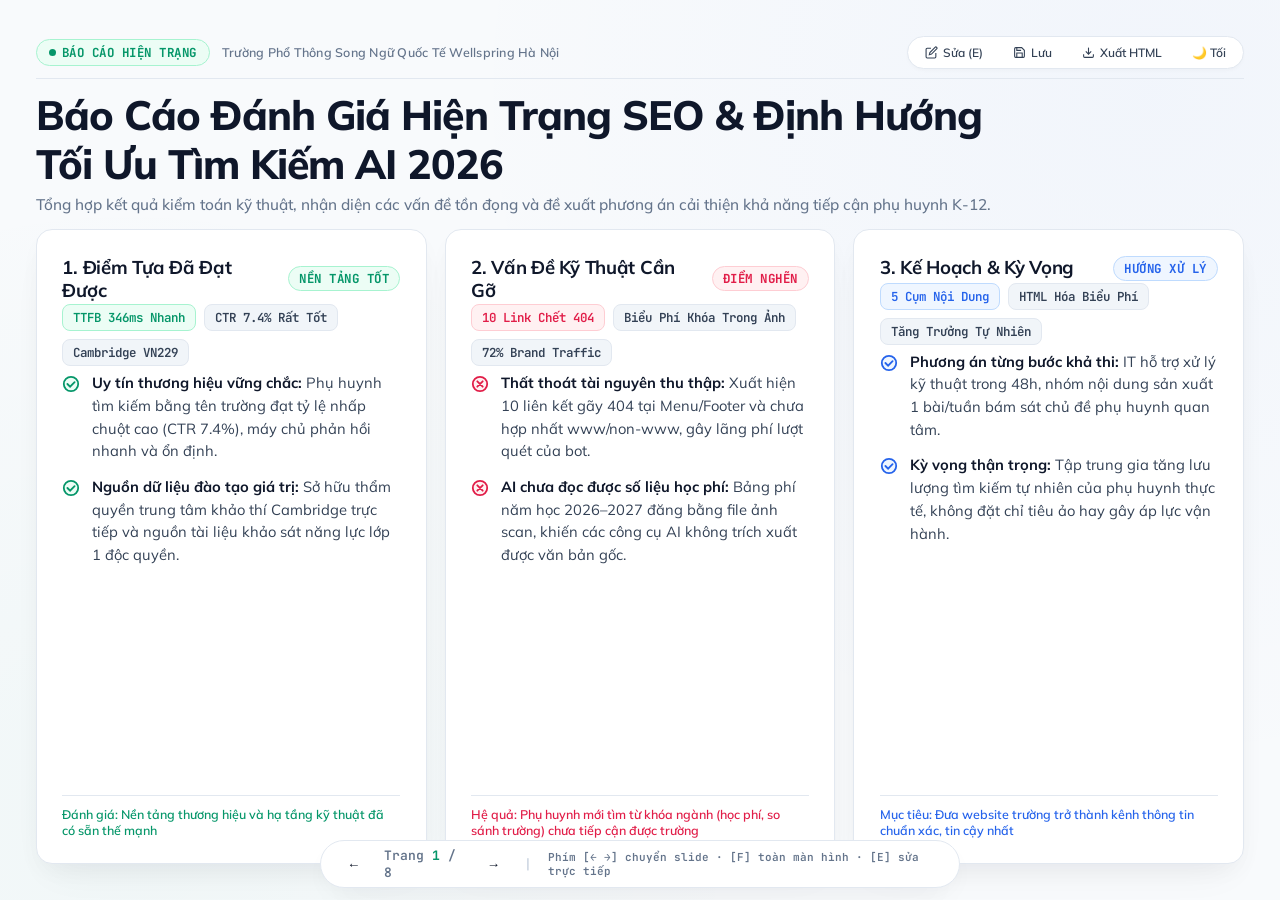
<file: public/seo-executive-presentation.html>
<!DOCTYPE html>
<html lang="vi" data-theme="light">
<head>
  <meta charset="UTF-8">
  <meta name="viewport" content="width=device-width, initial-scale=1.0">
  <title>Báo Cáo Đánh Giá Hiện Trạng SEO & Định Hướng Tối Ưu Tìm Kiếm AI 2026 | Wellspring Hanoi</title>
  
  <!-- Mulish Font Family & JetBrains Mono -->
  <link rel="preconnect" href="https://fonts.googleapis.com">
  <link rel="preconnect" href="https://fonts.gstatic.com" crossorigin>
  <link href="https://fonts.googleapis.com/css2?family=Mulish:ital,wght@0,300;0,400;0,500;0,600;0,700;0,800;0,900;1,400;1,700&family=JetBrains+Mono:wght@400;500;600;700&display=swap" rel="stylesheet">

  <style>
    /* ==========================================================================
       EXECUTIVE KEYNOTE DESIGN SYSTEM (CALM, PROFESSIONAL & HIGH READABILITY)
       - Theme: Light Executive Canvas (Default) with Dark Mode Toggle
       - Font: Mulish + JetBrains Mono
       - Viewport: Strict 100dvh Invariant (Zero Vertical Scroll)
       - Tone: Objective, calm, constructive, no hype buzzwords
       ========================================================================== */

    :root {
      --bg-canvas: #f8fafc;
      --bg-surface: #ffffff;
      --bg-surface-alt: #f1f5f9;
      --bg-surface-subtle: #f8fafc;
      --border-subtle: #e2e8f0;
      --border-strong: #cbd5e1;
      --border-focus: #059669;

      --text-heading: #0f172a;       /* Slate-900: Deep & authoritative */
      --text-body: #334155;          /* Slate-700: High readability */
      --text-sub: #64748b;           /* Slate-500 */
      --text-muted: #94a3b8;         /* Slate-400 */

      /* Gentle & Calibrated Accents */
      --emerald: #059669;
      --emerald-light: #ecfdf5;
      --emerald-border: #a7f3d0;
      
      --blue: #2563eb;
      --blue-light: #eff6ff;
      --blue-border: #bfdbfe;

      --amber: #d97706;
      --amber-light: #fffbeb;
      --amber-border: #fde68a;

      --rose: #e11d48;
      --rose-light: #fff1f2;
      --rose-border: #fecdd3;

      --shadow-diffusion: 0 10px 25px -5px rgba(15, 23, 42, 0.04), 0 20px 40px -15px rgba(15, 23, 42, 0.06);
      --shadow-hover: 0 14px 30px -5px rgba(15, 23, 42, 0.07), 0 0 0 1px rgba(5, 150, 105, 0.12);
      --shadow-card: 0 2px 4px -1px rgba(15, 23, 42, 0.03);

      --font-display: 'Mulish', -apple-system, BlinkMacSystemFont, "Segoe UI", Roboto, sans-serif;
      --font-code: 'JetBrains Mono', monospace;

      /* DETERMINISTIC TYPOGRAPHY SCALING */
      --h1-size: clamp(1.85rem, 3.2vw, 2.65rem);
      --hero-sub-size: clamp(0.95rem, 1.2vw, 1.15rem);
      --card-title-size: clamp(1.15rem, 1.45vw, 1.35rem);
      --body-size: clamp(0.92rem, 1.1vw, 1.05rem);
      --small-size: clamp(0.78rem, 0.88vw, 0.88rem);
      --metric-size: clamp(2.6rem, 4.0vw, 4.0rem);

      --slide-pad: clamp(1.4rem, 2.8vw, 2.6rem);
      --gap-base: clamp(0.8rem, 1.4vw, 1.4rem);
      --radius-card: 16px;
      --radius-pill: 9999px;

      --ease: cubic-bezier(0.16, 1, 0.3, 1);
    }

    [data-theme="dark"] {
      --bg-canvas: #0b0f19;
      --bg-surface: #111827;
      --bg-surface-alt: #1f2937;
      --bg-surface-subtle: #162032;
      --border-subtle: rgba(255, 255, 255, 0.08);
      --border-strong: rgba(255, 255, 255, 0.16);
      --border-focus: #10b981;

      --text-heading: #f9fafb;
      --text-body: #cbd5e1;
      --text-sub: #94a3b8;
      --text-muted: #64748b;

      --emerald: #10b981;
      --emerald-light: rgba(16, 185, 129, 0.12);
      --emerald-border: rgba(16, 185, 129, 0.28);

      --blue: #38bdf8;
      --blue-light: rgba(56, 189, 248, 0.12);
      --blue-border: rgba(56, 189, 248, 0.28);

      --amber: #fbbf24;
      --amber-light: rgba(251, 191, 36, 0.12);
      --amber-border: rgba(251, 191, 36, 0.28);

      --rose: #f43f5e;
      --rose-light: rgba(244, 63, 94, 0.12);
      --rose-border: rgba(244, 63, 94, 0.28);

      --shadow-diffusion: 0 10px 30px -5px rgba(0, 0, 0, 0.35);
      --shadow-hover: 0 20px 45px -5px rgba(0, 0, 0, 0.55);
      --shadow-card: 0 4px 6px -1px rgba(0, 0, 0, 0.25);
    }

    *, *::before, *::after {
      margin: 0;
      padding: 0;
      box-sizing: border-box;
    }

    html, body {
      width: 100%;
      height: 100%;
      overflow: hidden;
      background-color: var(--bg-canvas);
      color: var(--text-body);
      font-family: var(--font-display);
      -webkit-font-smoothing: antialiased;
      transition: background-color 0.3s var(--ease), color 0.3s var(--ease);
    }

    .deck-container {
      width: 100vw;
      height: 100vh;
      height: 100dvh;
      position: relative;
      overflow: hidden;
    }

    .slide-frame {
      position: absolute;
      top: 0;
      left: 0;
      width: 100vw;
      height: 100vh;
      height: 100dvh;
      overflow: hidden;
      opacity: 0;
      visibility: hidden;
      pointer-events: none;
      transform: translateY(14px);
      transition: opacity 0.4s var(--ease), transform 0.4s var(--ease);
      display: flex;
      flex-direction: column;
      padding: var(--slide-pad);
      background: 
        radial-gradient(circle at 90% 10%, rgba(37, 99, 235, 0.03) 0%, transparent 50%),
        radial-gradient(circle at 10% 90%, rgba(5, 150, 105, 0.03) 0%, transparent 45%),
        var(--bg-canvas);
    }

    .slide-frame.active {
      opacity: 1;
      visibility: visible;
      pointer-events: auto;
      transform: translateY(0);
      z-index: 10;
    }

    /* TOP HEADER BAR */
    .top-header {
      display: flex;
      align-items: center;
      justify-content: space-between;
      padding-bottom: clamp(0.5rem, 1vh, 0.8rem);
      border-bottom: 1px solid var(--border-subtle);
      margin-bottom: clamp(0.6rem, 1.4vh, 1.2rem);
      flex-shrink: 0;
      gap: 16px;
    }

    .header-left {
      display: flex;
      align-items: center;
      gap: 12px;
      flex-wrap: wrap;
    }

    .chapter-pill {
      font-family: var(--font-code);
      font-size: var(--small-size);
      font-weight: 700;
      color: var(--emerald);
      background: var(--emerald-light);
      border: 1px solid var(--emerald-border);
      padding: 4px 12px;
      border-radius: var(--radius-pill);
      letter-spacing: 0.04em;
      text-transform: uppercase;
      display: inline-flex;
      align-items: center;
      gap: 6px;
    }

    .chapter-pill.blue { color: var(--blue); background: var(--blue-light); border-color: var(--blue-border); }
    .chapter-pill.amber { color: var(--amber); background: var(--amber-light); border-color: var(--amber-border); }
    .chapter-pill.rose { color: var(--rose); background: var(--rose-light); border-color: var(--rose-border); }

    .pulse-dot {
      width: 7px;
      height: 7px;
      border-radius: 50%;
      background-color: currentColor;
      box-shadow: 0 0 0 0 currentColor;
      animation: pulse-ring 2s infinite;
    }

    @keyframes pulse-ring {
      0% { box-shadow: 0 0 0 0 rgba(5, 150, 105, 0.4); }
      70% { box-shadow: 0 0 0 6px rgba(5, 150, 105, 0); }
      100% { box-shadow: 0 0 0 0 rgba(5, 150, 105, 0); }
    }

    .brand-meta {
      font-size: var(--small-size);
      font-weight: 600;
      color: var(--text-sub);
      letter-spacing: 0.02em;
    }

    .header-right {
      display: flex;
      align-items: center;
      gap: 12px;
      flex-shrink: 0;
    }

    .toolbar-actions {
      display: flex;
      align-items: center;
      gap: 8px;
      background: var(--bg-surface);
      border: 1px solid var(--border-subtle);
      padding: 3px 6px;
      border-radius: var(--radius-pill);
      box-shadow: var(--shadow-card);
    }

    .action-btn {
      background: transparent;
      border: 1px solid transparent;
      color: var(--text-body);
      padding: 4px 10px;
      border-radius: var(--radius-pill);
      font-size: 12px;
      font-weight: 600;
      cursor: pointer;
      display: inline-flex;
      align-items: center;
      gap: 5px;
      transition: all 0.2s var(--ease);
      font-family: var(--font-display);
    }

    .action-btn:hover {
      background: var(--bg-surface-alt);
      color: var(--text-heading);
    }

    .action-btn.active {
      background: var(--emerald-light);
      border-color: var(--emerald-border);
      color: var(--emerald);
    }

    /* HERO HEADING BOX */
    .hero-heading {
      margin-bottom: clamp(0.6rem, 1.4vh, 1.2rem);
      flex-shrink: 0;
    }

    .hero-title {
      font-size: var(--h1-size);
      font-weight: 800;
      line-height: 1.18;
      letter-spacing: -0.025em;
      color: var(--text-heading);
      margin-bottom: 6px;
      max-width: 1250px;
    }

    .hero-subtitle {
      font-size: var(--hero-sub-size);
      color: var(--text-sub);
      line-height: 1.45;
      font-weight: 500;
      max-width: 1100px;
    }

    /* MAIN CONTENT VIEWPORT REGION */
    .slide-body {
      flex: 1;
      display: flex;
      flex-direction: column;
      justify-content: space-between;
      min-height: 0;
      gap: var(--gap-base);
    }

    /* BENTO CARD ARCHITECTURE */
    .bento-card {
      background: var(--bg-surface);
      border: 1px solid var(--border-subtle);
      border-radius: var(--radius-card);
      padding: clamp(1.2rem, 2vw, 1.8rem);
      box-shadow: var(--shadow-diffusion);
      display: flex;
      flex-direction: column;
      justify-content: space-between;
      gap: 12px;
      transition: transform 0.25s var(--ease), box-shadow 0.25s var(--ease), border-color 0.25s var(--ease);
      position: relative;
    }

    .bento-card:hover {
      transform: translateY(-2px);
      box-shadow: var(--shadow-hover);
      border-color: var(--border-strong);
    }

    .card-top {
      display: flex;
      align-items: center;
      justify-content: space-between;
      gap: 12px;
      flex-shrink: 0;
    }

    .card-title {
      font-size: var(--card-title-size);
      font-weight: 700;
      color: var(--text-heading);
      letter-spacing: -0.015em;
      line-height: 1.25;
      display: flex;
      align-items: center;
      gap: 8px;
    }

    .card-badge {
      font-family: var(--font-code);
      font-size: var(--small-size);
      font-weight: 700;
      padding: 3px 10px;
      border-radius: var(--radius-pill);
      letter-spacing: 0.04em;
      white-space: nowrap;
      flex-shrink: 0;
    }

    .card-badge.mint { color: var(--emerald); background: var(--emerald-light); border: 1px solid var(--emerald-border); }
    .card-badge.blue { color: var(--blue); background: var(--blue-light); border: 1px solid var(--blue-border); }
    .card-badge.amber { color: var(--amber); background: var(--amber-light); border: 1px solid var(--amber-border); }
    .card-badge.rose { color: var(--rose); background: var(--rose-light); border: 1px solid var(--rose-border); }

    /* SMART CHIP CONTAINER */
    .chip-row {
      display: flex;
      flex-wrap: wrap;
      gap: 8px;
      margin: 2px 0 6px 0;
    }

    .smart-chip {
      display: inline-flex;
      align-items: center;
      gap: 6px;
      font-family: var(--font-code);
      font-size: var(--small-size);
      font-weight: 600;
      padding: 4px 10px;
      border-radius: 8px;
      background: var(--bg-surface-alt);
      border: 1px solid var(--border-subtle);
      color: var(--text-body);
    }

    .smart-chip.active-rose { background: var(--rose-light); border-color: var(--rose-border); color: var(--rose); }
    .smart-chip.active-emerald { background: var(--emerald-light); border-color: var(--emerald-border); color: var(--emerald); }
    .smart-chip.active-blue { background: var(--blue-light); border-color: var(--blue-border); color: var(--blue); }
    .smart-chip.active-amber { background: var(--amber-light); border-color: var(--amber-border); color: var(--amber); }

    /* STRUCTURED NARRATIVE LIST */
    .narrative-list {
      list-style: none;
      display: flex;
      flex-direction: column;
      gap: clamp(10px, 1.4vh, 16px);
      flex: 1;
    }

    .narrative-item {
      display: flex;
      align-items: flex-start;
      gap: 12px;
      font-size: var(--body-size);
      line-height: 1.55;
      color: var(--text-body);
    }

    .item-bullet-icon {
      width: 18px;
      height: 18px;
      margin-top: 3px;
      flex-shrink: 0;
    }

    .narrative-item strong {
      color: var(--text-heading);
      font-weight: 700;
    }

    .narrative-item code {
      font-family: var(--font-code);
      font-size: 0.9em;
      background: var(--bg-surface-alt);
      padding: 2px 6px;
      border-radius: 4px;
      border: 1px solid var(--border-subtle);
      color: var(--text-heading);
    }

    /* CARD BOTTOM CALLOUT */
    .card-footer-note {
      margin-top: auto;
      padding-top: 10px;
      border-top: 1px solid var(--border-subtle);
      font-size: var(--small-size);
      font-weight: 600;
      display: flex;
      align-items: center;
      gap: 8px;
    }

    .card-footer-note.rose { color: var(--rose); }
    .card-footer-note.emerald { color: var(--emerald); }
    .card-footer-note.blue { color: var(--blue); }
    .card-footer-note.amber { color: var(--amber); }

    /* LAYOUT GRIDS */
    .grid-1-1 {
      display: grid;
      grid-template-columns: 1fr 1fr;
      gap: var(--gap-base);
      height: 100%;
    }

    .grid-3-col {
      display: grid;
      grid-template-columns: 1fr 1fr 1fr;
      gap: var(--gap-base);
      height: 100%;
    }

    .grid-4-col {
      display: grid;
      grid-template-columns: repeat(4, 1fr);
      gap: var(--gap-base);
      height: 100%;
    }

    /* METRIC STAT BENTO CARDS */
    .metric-bento-card {
      background: var(--bg-surface);
      border: 1px solid var(--border-subtle);
      border-radius: var(--radius-card);
      padding: clamp(1.4rem, 2.2vw, 2.2rem);
      box-shadow: var(--shadow-diffusion);
      display: flex;
      flex-direction: column;
      justify-content: space-between;
      transition: all 0.25s var(--ease);
      position: relative;
    }

    .metric-bento-card:hover {
      transform: translateY(-3px);
      box-shadow: var(--shadow-hover);
    }

    .metric-bento-card::before {
      content: "";
      position: absolute;
      top: 0;
      left: 0;
      right: 0;
      height: 4px;
      border-radius: var(--radius-card) var(--radius-card) 0 0;
    }

    .metric-bento-card.emerald::before { background: var(--emerald); }
    .metric-bento-card.blue::before { background: var(--blue); }
    .metric-bento-card.amber::before { background: var(--amber); }

    .metric-kicker {
      font-family: var(--font-code);
      font-size: var(--small-size);
      font-weight: 700;
      color: var(--text-sub);
      text-transform: uppercase;
      letter-spacing: 0.05em;
    }

    .metric-big-num {
      font-family: var(--font-code);
      font-size: var(--metric-size);
      font-weight: 800;
      line-height: 1;
      letter-spacing: -0.04em;
      margin: 12px 0 6px 0;
    }

    .metric-big-num.emerald { color: var(--emerald); }
    .metric-big-num.blue { color: var(--blue); }
    .metric-big-num.amber { color: var(--amber); }

    .metric-label {
      font-size: clamp(1.1rem, 1.35vw, 1.3rem);
      font-weight: 700;
      color: var(--text-heading);
      margin-bottom: 6px;
    }

    .metric-desc {
      font-size: var(--body-size);
      color: var(--text-sub);
      line-height: 1.45;
    }

    /* TRANSPARENCY BANNER */
    .transparency-bar {
      background: var(--bg-surface-alt);
      border: 1px solid var(--border-subtle);
      border-radius: 12px;
      padding: clamp(0.7rem, 1.2vh, 1.1rem) clamp(1rem, 1.5vw, 1.5rem);
      display: flex;
      align-items: center;
      justify-content: space-between;
      gap: 16px;
      flex-shrink: 0;
    }

    .transparency-text {
      font-size: var(--body-size);
      color: var(--text-body);
      font-weight: 500;
      display: flex;
      align-items: center;
      gap: 10px;
    }

    /* BOTTOM CONTROLS DOCK */
    .dock-controls {
      position: fixed;
      bottom: 12px;
      left: 50%;
      transform: translateX(-50%);
      z-index: 1000;
      background: var(--bg-surface);
      border: 1px solid var(--border-subtle);
      border-radius: var(--radius-pill);
      padding: 6px 18px;
      box-shadow: var(--shadow-diffusion);
      display: flex;
      align-items: center;
      gap: 16px;
      font-family: var(--font-code);
      font-size: 13px;
      font-weight: 600;
      color: var(--text-sub);
    }

    .dock-nav-btn {
      background: none;
      border: none;
      color: var(--text-heading);
      cursor: pointer;
      padding: 4px 8px;
      font-weight: 700;
      border-radius: 6px;
      transition: background 0.2s;
    }

    .dock-nav-btn:hover { background: var(--bg-surface-alt); }
    .slide-indicator { color: var(--emerald); font-weight: 700; }

    [contenteditable="true"] {
      outline: 2px dashed var(--emerald) !important;
      outline-offset: 3px;
      background: rgba(5, 150, 105, 0.04);
      border-radius: 4px;
    }
  </style>
</head>
<body>

  <!-- Bottom Floating Navigation Dock -->
  <div class="dock-controls">
    <button class="dock-nav-btn" onclick="prevSlide()" title="Slide trước (←)">←</button>
    <span>Trang <span class="slide-indicator" id="slideIndexText">1</span> / 8</span>
    <button class="dock-nav-btn" onclick="nextSlide()" title="Slide sau (→)">→</button>
    <span style="color: var(--border-strong);">|</span>
    <span style="font-size: 11px;">Phím [← →] chuyển slide · [F] toàn màn hình · [E] sửa trực tiếp</span>
  </div>

  <main class="deck-container">

    <!-- ==========================================
         SLIDE 1: TỔNG QUAN HIỆN TRẠNG & ĐỊNH HƯỚNG
         ========================================== -->
    <section class="slide-frame active" id="slide-1">
      <header class="top-header">
        <div class="header-left">
          <span class="chapter-pill"><span class="pulse-dot"></span>BÁO CÁO HIỆN TRẠNG</span>
          <span class="brand-meta">Trường Phổ Thông Song Ngữ Quốc Tế Wellspring Hà Nội</span>
        </div>
        <div class="header-right">
          <div class="toolbar-actions">
            <button class="action-btn" id="toggleEditBtn" onclick="toggleEditMode()" title="Bấm phím E">
              <svg width="13" height="13" viewBox="0 0 24 24" fill="none" stroke="currentColor" stroke-width="2"><path d="M11 4H4a2 2 0 0 0-2 2v14a2 2 0 0 0 2 2h14a2 2 0 0 0 2-2v-7"/><path d="M18.5 2.5a2.121 2.121 0 0 1 3 3L12 15l-4 1 1-4 9.5-9.5z"/></svg>
              <span>Sửa (E)</span>
            </button>
            <button class="action-btn" onclick="saveToStorage()" title="Lưu thay đổi (Ctrl+S)">
              <svg width="13" height="13" viewBox="0 0 24 24" fill="none" stroke="currentColor" stroke-width="2"><path d="M19 21H5a2 2 0 0 1-2-2V5a2 2 0 0 1 2-2h11l5 5v11a2 2 0 0 1-2 2z"/><polyline points="17 21 17 13 7 13 7 21"/><polyline points="7 3 7 8 15 8"/></svg>
              <span>Lưu</span>
            </button>
            <button class="action-btn" onclick="exportHTMLDeck()" title="Tải file HTML">
              <svg width="13" height="13" viewBox="0 0 24 24" fill="none" stroke="currentColor" stroke-width="2"><path d="M21 15v4a2 2 0 0 1-2 2H5a2 2 0 0 1-2-2v-4"/><polyline points="7 10 12 15 17 10"/><line x1="12" y1="15" x2="12" y2="3"/></svg>
              <span>Xuất HTML</span>
            </button>
            <button class="action-btn" onclick="toggleTheme()" title="Chuyển chế độ Sáng / Tối">
              <span id="themeIcon">🌙 Tối</span>
            </button>
          </div>
        </div>
      </header>

      <div class="hero-heading">
        <h1 class="hero-title">Báo Cáo Đánh Giá Hiện Trạng SEO & Định Hướng <span style="white-space: nowrap;">Tối Ưu Tìm Kiếm AI 2026</span></h1>
        <p class="hero-subtitle">
          Tổng hợp kết quả kiểm toán kỹ thuật, nhận diện các vấn đề tồn đọng và đề xuất phương án cải thiện khả năng tiếp cận phụ huynh K-12.
        </p>
      </div>

      <div class="slide-body">
        <div class="grid-3-col">
          <!-- Card 1 -->
          <div class="bento-card">
            <div>
              <div class="card-top">
                <h2 class="card-title">1. Điểm Tựa Đã Đạt Được</h2>
                <span class="card-badge mint">NỀN TẢNG TỐT</span>
              </div>
              <div class="chip-row">
                <span class="smart-chip active-emerald">TTFB 346ms Nhanh</span>
                <span class="smart-chip">CTR 7.4% Rất Tốt</span>
                <span class="smart-chip">Cambridge VN229</span>
              </div>
              <ul class="narrative-list">
                <li class="narrative-item">
                  <svg class="item-bullet-icon" viewBox="0 0 20 20" fill="none"><circle cx="10" cy="10" r="8" fill="var(--emerald-light)" stroke="var(--emerald)" stroke-width="2"/><path d="M6 10l3 3 5-5" stroke="var(--emerald)" stroke-width="2" stroke-linecap="round"/></svg>
                  <span><strong>Uy tín thương hiệu vững chắc:</strong> Phụ huynh tìm kiếm bằng tên trường đạt tỷ lệ nhấp chuột cao (CTR 7.4%), máy chủ phản hồi nhanh và ổn định.</span>
                </li>
                <li class="narrative-item">
                  <svg class="item-bullet-icon" viewBox="0 0 20 20" fill="none"><circle cx="10" cy="10" r="8" fill="var(--emerald-light)" stroke="var(--emerald)" stroke-width="2"/><path d="M6 10l3 3 5-5" stroke="var(--emerald)" stroke-width="2" stroke-linecap="round"/></svg>
                  <span><strong>Nguồn dữ liệu đào tạo giá trị:</strong> Sở hữu thẩm quyền trung tâm khảo thí Cambridge trực tiếp và nguồn tài liệu khảo sát năng lực lớp 1 độc quyền.</span>
                </li>
              </ul>
            </div>
            <div class="card-footer-note emerald">
              Đánh giá: Nền tảng thương hiệu và hạ tầng kỹ thuật đã có sẵn thế mạnh
            </div>
          </div>

          <!-- Card 2 -->
          <div class="bento-card">
            <div>
              <div class="card-top">
                <h2 class="card-title">2. Vấn Đề Kỹ Thuật Cần Gỡ</h2>
                <span class="card-badge rose">ĐIỂM NGHẼN</span>
              </div>
              <div class="chip-row">
                <span class="smart-chip active-rose">10 Link Chết 404</span>
                <span class="smart-chip">Biểu Phí Khóa Trong Ảnh</span>
                <span class="smart-chip">72% Brand Traffic</span>
              </div>
              <ul class="narrative-list">
                <li class="narrative-item">
                  <svg class="item-bullet-icon" viewBox="0 0 20 20" fill="none"><circle cx="10" cy="10" r="8" fill="var(--rose-light)" stroke="var(--rose)" stroke-width="2"/><path d="M7 7l6 6M13 7l-6 6" stroke="var(--rose)" stroke-width="2" stroke-linecap="round"/></svg>
                  <span><strong>Thất thoát tài nguyên thu thập:</strong> Xuất hiện 10 liên kết gãy 404 tại Menu/Footer và chưa hợp nhất www/non-www, gây lãng phí lượt quét của bot.</span>
                </li>
                <li class="narrative-item">
                  <svg class="item-bullet-icon" viewBox="0 0 20 20" fill="none"><circle cx="10" cy="10" r="8" fill="var(--rose-light)" stroke="var(--rose)" stroke-width="2"/><path d="M7 7l6 6M13 7l-6 6" stroke="var(--rose)" stroke-width="2" stroke-linecap="round"/></svg>
                  <span><strong>AI chưa đọc được số liệu học phí:</strong> Bảng phí năm học 2026–2027 đăng bằng file ảnh scan, khiến các công cụ AI không trích xuất được văn bản gốc.</span>
                </li>
              </ul>
            </div>
            <div class="card-footer-note rose">
              Hệ quả: Phụ huynh mới tìm từ khóa ngành (học phí, so sánh trường) chưa tiếp cận được trường
            </div>
          </div>

          <!-- Card 3 -->
          <div class="bento-card">
            <div>
              <div class="card-top">
                <h2 class="card-title">3. Kế Hoạch & Kỳ Vọng</h2>
                <span class="card-badge blue">HƯỚNG XỬ LÝ</span>
              </div>
              <div class="chip-row">
                <span class="smart-chip active-blue">5 Cụm Nội Dung</span>
                <span class="smart-chip">HTML Hóa Biểu Phí</span>
                <span class="smart-chip">Tăng Trưởng Tự Nhiên</span>
              </div>
              <ul class="narrative-list">
                <li class="narrative-item">
                  <svg class="item-bullet-icon" viewBox="0 0 20 20" fill="none"><circle cx="10" cy="10" r="8" fill="var(--blue-light)" stroke="var(--blue)" stroke-width="2"/><path d="M6 10l3 3 5-5" stroke="var(--blue)" stroke-width="2" stroke-linecap="round"/></svg>
                  <span><strong>Phương án từng bước khả thi:</strong> IT hỗ trợ xử lý kỹ thuật trong 48h, nhóm nội dung sản xuất 1 bài/tuần bám sát chủ đề phụ huynh quan tâm.</span>
                </li>
                <li class="narrative-item">
                  <svg class="item-bullet-icon" viewBox="0 0 20 20" fill="none"><circle cx="10" cy="10" r="8" fill="var(--blue-light)" stroke="var(--blue)" stroke-width="2"/><path d="M6 10l3 3 5-5" stroke="var(--blue)" stroke-width="2" stroke-linecap="round"/></svg>
                  <span><strong>Kỳ vọng thận trọng:</strong> Tập trung gia tăng lưu lượng tìm kiếm tự nhiên của phụ huynh thực tế, không đặt chỉ tiêu ảo hay gây áp lực vận hành.</span>
                </li>
              </ul>
            </div>
            <div class="card-footer-note blue">
              Mục tiêu: Đưa website trường trở thành kênh thông tin chuẩn xác, tin cậy nhất
            </div>
          </div>
        </div>
      </div>
    </section>

    <!-- ==========================================
         SLIDE 2: THỰC TRẠNG: ĐẠT ĐƯỢC & CHƯA ĐẠT
         ========================================== -->
    <section class="slide-frame" id="slide-2">
      <header class="top-header">
        <div class="header-left">
          <span class="chapter-pill amber"><span class="pulse-dot"></span>CHƯƠNG 1: THỰC TRẠNG</span>
          <span class="brand-meta">Bức Tranh Hiện Trạng Tìm Kiếm Tự Nhiên K-12</span>
        </div>
        <div class="header-right">
          <div class="toolbar-actions">
            <button class="action-btn" onclick="toggleEditMode()"><svg width="13" height="13" viewBox="0 0 24 24" fill="none" stroke="currentColor" stroke-width="2"><path d="M11 4H4a2 2 0 0 0-2 2v14a2 2 0 0 0 2 2h14a2 2 0 0 0 2-2v-7"/><path d="M18.5 2.5a2.121 2.121 0 0 1 3 3L12 15l-4 1 1-4 9.5-9.5z"/></svg><span>Sửa (E)</span></button>
            <button class="action-btn" onclick="saveToStorage()"><svg width="13" height="13" viewBox="0 0 24 24" fill="none" stroke="currentColor" stroke-width="2"><path d="M19 21H5a2 2 0 0 1-2-2V5a2 2 0 0 1 2-2h11l5 5v11a2 2 0 0 1-2 2z"/><polyline points="17 21 17 13 7 13 7 21"/><polyline points="7 3 7 8 15 8"/></svg><span>Lưu</span></button>
            <button class="action-btn" onclick="exportHTMLDeck()"><svg width="13" height="13" viewBox="0 0 24 24" fill="none" stroke="currentColor" stroke-width="2"><path d="M21 15v4a2 2 0 0 1-2 2H5a2 2 0 0 1-2-2v-4"/><polyline points="7 10 12 15 17 10"/><line x1="12" y1="15" x2="12" y2="3"/></svg><span>Xuất HTML</span></button>
            <button class="action-btn" onclick="toggleTheme()"><span id="themeIcon2">🌙 Tối</span></button>
          </div>
        </div>
      </header>

      <div class="hero-heading">
        <h2 class="hero-title">Hiện Trạng: Những Điểm Đã Làm Tốt & Những Khoảng Trống Còn Lại</h2>
        <p class="hero-subtitle">
          Nhìn nhận khách quan vị thế tìm kiếm hiện tại của Wellspring để có định hướng cải thiện phù hợp.
        </p>
      </div>

      <div class="slide-body">
        <div class="grid-1-1">
          <!-- Cột Trái: Đã đạt được -->
          <div class="bento-card">
            <div>
              <div class="card-top">
                <h3 class="card-title">Những Điểm Đã Làm Tốt (Nền Tảng Có Sẵn)</h3>
                <span class="card-badge mint">CÁI ĐÃ ĐẠT ĐƯỢC</span>
              </div>
              <div class="chip-row">
                <span class="smart-chip active-emerald">7.300 Clicks/Tháng</span>
                <span class="smart-chip">CTR 7.4% Ổn Định</span>
                <span class="smart-chip">TTFB 346ms Tốt</span>
              </div>
              <ul class="narrative-list">
                <li class="narrative-item">
                  <svg class="item-bullet-icon" viewBox="0 0 20 20" fill="none"><circle cx="10" cy="10" r="8" fill="var(--emerald-light)" stroke="var(--emerald)" stroke-width="2"/><path d="M6 10l3 3 5-5" stroke="var(--emerald)" stroke-width="2" stroke-linecap="round"/></svg>
                  <span><strong>Lưu lượng tìm kiếm tên trường ổn định:</strong> Trung bình 3 tháng qua đạt khoảng 7.300 lượt nhấp/tháng; phụ huynh đã biết tên Wellspring có tỷ lệ quan tâm cao.</span>
                </li>
                <li class="narrative-item">
                  <svg class="item-bullet-icon" viewBox="0 0 20 20" fill="none"><circle cx="10" cy="10" r="8" fill="var(--emerald-light)" stroke="var(--emerald)" stroke-width="2"/><path d="M6 10l3 3 5-5" stroke="var(--emerald)" stroke-width="2" stroke-linecap="round"/></svg>
                  <span><strong>Tốc độ phản hồi máy chủ nhanh (TTFB 346ms):</strong> Tốt hơn mức trung bình của một số trường tư thục trong khu vực, giúp bot thu thập dữ liệu thuận lợi.</span>
                </li>
                <li class="narrative-item">
                  <svg class="item-bullet-icon" viewBox="0 0 20 20" fill="none"><circle cx="10" cy="10" r="8" fill="var(--emerald-light)" stroke="var(--emerald)" stroke-width="2"/><path d="M6 10l3 3 5-5" stroke="var(--emerald)" stroke-width="2" stroke-linecap="round"/></svg>
                  <span><strong>Được Google AI bước đầu ghi nhận:</strong> Đạt hơn 44.000 lượt hiển thị trên AI Overviews mỗi tháng đối với các bài tin tức và hoạt động của trường.</span>
                </li>
              </ul>
            </div>
            <div class="card-footer-note emerald">
              Thuận lợi: Nhà trường đã có uy tín đào tạo thực tế và hạ tầng kỹ thuật ổn định
            </div>
          </div>

          <!-- Cột Phải: Chưa đạt được -->
          <div class="bento-card">
            <div>
              <div class="card-top">
                <h3 class="card-title">Những Khoảng Trống Còn Lại (Điểm Cần Khắc Phục)</h3>
                <span class="card-badge amber">CÁI CHƯA ĐẠT ĐƯỢC</span>
              </div>
              <div class="chip-row">
                <span class="smart-chip active-amber">Non-Brand: Chỉ 28%</span>
                <span class="smart-chip">AI Học Phí: Chưa Trích Dẫn</span>
                <span class="smart-chip">Đối Thủ Đang Bao Phủ</span>
              </div>
              <ul class="narrative-list">
                <li class="narrative-item">
                  <svg class="item-bullet-icon" viewBox="0 0 20 20" fill="none"><circle cx="10" cy="10" r="8" fill="var(--amber-light)" stroke="var(--amber)" stroke-width="2"/><path d="M10 6v5M10 14h.01" stroke="var(--amber)" stroke-width="2" stroke-linecap="round"/></svg>
                  <span><strong>Phụ thuộc lớn vào tìm kiếm thương hiệu:</strong> 72% lượt truy cập là do phụ huynh gõ trực tiếp tên trường; chỉ 28% đến từ các từ khóa tìm hiểu chung về trường song ngữ.</span>
                </li>
                <li class="narrative-item">
                  <svg class="item-bullet-icon" viewBox="0 0 20 20" fill="none"><circle cx="10" cy="10" r="8" fill="var(--amber-light)" stroke="var(--amber)" stroke-width="2"/><path d="M10 6v5M10 14h.01" stroke="var(--amber)" stroke-width="2" stroke-linecap="round"/></svg>
                  <span><strong>Các trường bạn đang bao phủ từ khóa tuyển sinh:</strong> Vinschool, BVIS có độ phủ rộng hơn ở các từ khóa như học phí, so sánh trường song ngữ, cẩm nang vào lớp 1.</span>
                </li>
                <li class="narrative-item">
                  <svg class="item-bullet-icon" viewBox="0 0 20 20" fill="none"><circle cx="10" cy="10" r="8" fill="var(--amber-light)" stroke="var(--amber)" stroke-width="2"/><path d="M10 6v5M10 14h.01" stroke="var(--amber)" stroke-width="2" stroke-linecap="round"/></svg>
                  <span><strong>Hiện diện trên AI cho câu hỏi học phí còn khiêm tốn:</strong> Khi phụ huynh hỏi chi tiết về học phí hoặc so sánh chương trình, AI chưa trích dẫn được trang chính thức của Wellspring.</span>
                </li>
              </ul>
            </div>
            <div class="card-footer-note amber">
              Cơ hội: Nếu tối ưu đúng dữ liệu, nhà trường hoàn toàn có thể thu hút thêm nhiều phụ huynh mới
            </div>
          </div>
        </div>
      </div>
    </section>

    <!-- ==========================================
         SLIDE 3: VẤN ĐỀ, NGUYÊN NHÂN & HẬU QUẢ
         ========================================== -->
    <section class="slide-frame" id="slide-3">
      <header class="top-header">
        <div class="header-left">
          <span class="chapter-pill rose"><span class="pulse-dot"></span>CHƯƠNG 2: VẤN ĐỀ & NGUYÊN NHÂN</span>
          <span class="brand-meta">Chẩn Đoán Từ 2.640 URLs & 95.000 Lượt Quét Thực Tế</span>
        </div>
        <div class="header-right">
          <div class="toolbar-actions">
            <button class="action-btn" onclick="toggleEditMode()"><svg width="13" height="13" viewBox="0 0 24 24" fill="none" stroke="currentColor" stroke-width="2"><path d="M11 4H4a2 2 0 0 0-2 2v14a2 2 0 0 0 2 2h14a2 2 0 0 0 2-2v-7"/><path d="M18.5 2.5a2.121 2.121 0 0 1 3 3L12 15l-4 1 1-4 9.5-9.5z"/></svg><span>Sửa (E)</span></button>
            <button class="action-btn" onclick="saveToStorage()"><svg width="13" height="13" viewBox="0 0 24 24" fill="none" stroke="currentColor" stroke-width="2"><path d="M19 21H5a2 2 0 0 1-2-2V5a2 2 0 0 1 2-2h11l5 5v11a2 2 0 0 1-2 2z"/><polyline points="17 21 17 13 7 13 7 21"/><polyline points="7 3 7 8 15 8"/></svg><span>Lưu</span></button>
            <button class="action-btn" onclick="exportHTMLDeck()"><svg width="13" height="13" viewBox="0 0 24 24" fill="none" stroke="currentColor" stroke-width="2"><path d="M21 15v4a2 2 0 0 1-2 2H5a2 2 0 0 1-2-2v-4"/><polyline points="7 10 12 15 17 10"/><line x1="12" y1="15" x2="12" y2="3"/></svg><span>Xuất HTML</span></button>
            <button class="action-btn" onclick="toggleTheme()"><span id="themeIcon3">🌙 Tối</span></button>
          </div>
        </div>
      </header>

      <div class="hero-heading">
        <h2 class="hero-title">Các Vấn Đề Kỹ Thuật Tồn Đọng, Nguyên Nhân & <span style="white-space: nowrap;">Hậu Quả Cụ Thể</span></h2>
        <p class="hero-subtitle">
          Ba điểm nghẽn kỹ thuật giải thích vì sao nhiều bài viết hay vẫn chưa có thứ hạng tốt trên Google và AI.
        </p>
      </div>

      <div class="slide-body">
        <div class="grid-3-col">
          <!-- Card 1 -->
          <div class="bento-card">
            <div>
              <div class="card-top">
                <h3 class="card-title">1. Thất Thoát Lượt Quét & Link Hỏng</h3>
                <span class="card-badge rose">LỖI HẠ TẦNG</span>
              </div>
              <div class="chip-row">
                <span class="smart-chip active-rose">10 Link 404</span>
                <span class="smart-chip">WWW vs Non-WWW</span>
              </div>
              <ul class="narrative-list">
                <li class="narrative-item">
                  <svg class="item-bullet-icon" viewBox="0 0 20 20" fill="none"><circle cx="10" cy="10" r="8" fill="var(--rose-light)" stroke="var(--rose)" stroke-width="2"/><path d="M7 7l6 6M13 7l-6 6" stroke="var(--rose)" stroke-width="2" stroke-linecap="round"/></svg>
                  <span><strong>Nguyên nhân:</strong> Có 10 liên kết gãy 404 nằm trên Menu/Footer; đồng thời tồn tại song song 2 bản www và non-www chưa được chuyển hướng 301.</span>
                </li>
                <li class="narrative-item">
                  <svg class="item-bullet-icon" viewBox="0 0 20 20" fill="none"><circle cx="10" cy="10" r="8" fill="var(--rose-light)" stroke="var(--rose)" stroke-width="2"/><path d="M7 7l6 6M13 7l-6 6" stroke="var(--rose)" stroke-width="2" stroke-linecap="round"/></svg>
                  <span><strong>Hậu quả:</strong> Khoảng 28.9% số lượt bot cào bị phân tán vào link hỏng và host phụ, làm giảm hiệu quả thu thập dữ liệu các bài viết mới.</span>
                </li>
              </ul>
            </div>
            <div class="card-footer-note rose">
              Hướng xử lý: Đội IT hỗ trợ cấu hình chuyển hướng 301 trong 48 giờ
            </div>
          </div>

          <!-- Card 2 -->
          <div class="bento-card">
            <div>
              <div class="card-top">
                <h3 class="card-title">2. Biểu Phí Lưu Dạng File Ảnh Scan</h3>
                <span class="card-badge amber">ĐỊNH DẠNG DỮ LIỆU</span>
              </div>
              <div class="chip-row">
                <span class="smart-chip active-amber">Ảnh JPG Scan</span>
                <span class="smart-chip">Thiếu Text Bóc Tách</span>
              </div>
              <ul class="narrative-list">
                <li class="narrative-item">
                  <svg class="item-bullet-icon" viewBox="0 0 20 20" fill="none"><circle cx="10" cy="10" r="8" fill="var(--amber-light)" stroke="var(--amber)" stroke-width="2"/><path d="M10 6v5M10 14h.01" stroke="var(--amber)" stroke-width="2" stroke-linecap="round"/></svg>
                  <span><strong>Nguyên nhân:</strong> Thông tin học phí tại mục tuyển sinh được đăng dưới dạng ảnh chụp JPG và file PDF scan, không có văn bản dạng text thuần.</span>
                </li>
                <li class="narrative-item">
                  <svg class="item-bullet-icon" viewBox="0 0 20 20" fill="none"><circle cx="10" cy="10" r="8" fill="var(--amber-light)" stroke="var(--amber)" stroke-width="2"/><path d="M10 6v5M10 14h.01" stroke="var(--amber)" stroke-width="2" stroke-linecap="round"/></svg>
                  <span><strong>Hậu quả:</strong> Các công cụ AI không đọc được số tiền cụ thể trong ảnh, đành trích bài từ các trang báo mạng ngoài có số liệu cũ chưa chuẩn xác.</span>
                </li>
              </ul>
            </div>
            <div class="card-footer-note amber">
              Hướng xử lý: Trình bày biểu phí dạng bảng HTML rõ ràng kèm câu hỏi thường gặp
            </div>
          </div>

          <!-- Card 3 -->
          <div class="bento-card">
            <div>
              <div class="card-top">
                <h3 class="card-title">3. Bài Viết Quan Trọng Bị Xếp Quá Sâu</h3>
                <span class="card-badge blue">CẤU TRÚC ĐỘ SÂU</span>
              </div>
              <div class="chip-row">
                <span class="smart-chip active-blue">Độ Sâu 4-5 Clicks</span>
                <span class="smart-chip">Thiếu Liên Kết Nội Bộ</span>
              </div>
              <ul class="narrative-list">
                <li class="narrative-item">
                  <svg class="item-bullet-icon" viewBox="0 0 20 20" fill="none"><circle cx="10" cy="10" r="8" fill="var(--blue-light)" stroke="var(--blue)" stroke-width="2"/><path d="M10 6v5M10 14h.01" stroke="var(--blue)" stroke-width="2" stroke-linecap="round"/></svg>
                  <span><strong>Nguyên nhân:</strong> Nhiều bài viết so sánh trường và đề thi thử lớp 1 nằm sâu 4–5 tầng nhấp chuột, thiếu liên kết nội bộ trực tiếp từ các trang chính.</span>
                </li>
                <li class="narrative-item">
                  <svg class="item-bullet-icon" viewBox="0 0 20 20" fill="none"><circle cx="10" cy="10" r="8" fill="var(--blue-light)" stroke="var(--blue)" stroke-width="2"/><path d="M10 6v5M10 14h.01" stroke="var(--blue)" stroke-width="2" stroke-linecap="round"/></svg>
                  <span><strong>Hậu quả:</strong> Bài viết ít được nhận sức mạnh điều hướng từ trang chủ, khiến phụ huynh khó tìm thấy và Google đánh giá độ ưu tiên thấp.</span>
                </li>
              </ul>
            </div>
            <div class="card-footer-note blue">
              Hướng xử lý: Quy hoạch lại cụm chủ đề giúp đưa bài viết về ≤ 2 lượt nhấp
            </div>
          </div>
        </div>
      </div>
    </section>

    <!-- ==========================================
         SLIDE 4: PHƯƠNG ÁN XỬ LÝ & CẤU TRÚC
         ========================================== -->
    <section class="slide-frame" id="slide-4">
      <header class="top-header">
        <div class="header-left">
          <span class="chapter-pill"><span class="pulse-dot"></span>CHƯƠNG 3: PHƯƠNG ÁN XỬ LÝ</span>
          <span class="brand-meta">Định Hướng Kiến Trúc Dữ Liệu & Hỗ Trợ AI Search</span>
        </div>
        <div class="header-right">
          <div class="toolbar-actions">
            <button class="action-btn" onclick="toggleEditMode()"><svg width="13" height="13" viewBox="0 0 24 24" fill="none" stroke="currentColor" stroke-width="2"><path d="M11 4H4a2 2 0 0 0-2 2v14a2 2 0 0 0 2 2h14a2 2 0 0 0 2-2v-7"/><path d="M18.5 2.5a2.121 2.121 0 0 1 3 3L12 15l-4 1 1-4 9.5-9.5z"/></svg><span>Sửa (E)</span></button>
            <button class="action-btn" onclick="saveToStorage()"><svg width="13" height="13" viewBox="0 0 24 24" fill="none" stroke="currentColor" stroke-width="2"><path d="M19 21H5a2 2 0 0 1-2-2V5a2 2 0 0 1 2-2h11l5 5v11a2 2 0 0 1-2 2z"/><polyline points="17 21 17 13 7 13 7 21"/><polyline points="7 3 7 8 15 8"/></svg><span>Lưu</span></button>
            <button class="action-btn" onclick="exportHTMLDeck()"><svg width="13" height="13" viewBox="0 0 24 24" fill="none" stroke="currentColor" stroke-width="2"><path d="M21 15v4a2 2 0 0 1-2 2H5a2 2 0 0 1-2-2v-4"/><polyline points="7 10 12 15 17 10"/><line x1="12" y1="15" x2="12" y2="3"/></svg><span>Xuất HTML</span></button>
            <button class="action-btn" onclick="toggleTheme()"><span id="themeIcon4">🌙 Tối</span></button>
          </div>
        </div>
      </header>

      <div class="hero-heading">
        <h2 class="hero-title">Phương Án Xử Lý: Chuẩn Hóa Dữ Liệu & <span style="white-space: nowrap;">Quy Hoạch Cụm Chủ Đề</span></h2>
        <p class="hero-subtitle">
          Tạo điều kiện thuận lợi nhất để cả công cụ tìm kiếm truyền thống và mô hình AI đều tiếp cận đúng thông tin của trường.
        </p>
      </div>

      <div class="slide-body">
        <div class="grid-1-1">
          <!-- Cột Trái -->
          <div class="bento-card">
            <div>
              <div class="card-top">
                <h3 class="card-title">1. Chuẩn Hóa Dữ Liệu Học Phí & Hỗ Trợ AI</h3>
                <span class="card-badge mint">DỮ LIỆU RÕ RÀNG</span>
              </div>
              <div class="chip-row">
                <span class="smart-chip active-emerald">Bảng Dữ Liệu HTML</span>
                <span class="smart-chip">Câu Hỏi Thường Gặp (FAQ)</span>
                <span class="smart-chip">Chuẩn Khảo Thí VN229</span>
              </div>
              <ul class="narrative-list">
                <li class="narrative-item">
                  <svg class="item-bullet-icon" viewBox="0 0 20 20" fill="none"><circle cx="10" cy="10" r="8" fill="var(--emerald-light)" stroke="var(--emerald)" stroke-width="2"/><path d="M6 10l3 3 5-5" stroke="var(--emerald)" stroke-width="2" stroke-linecap="round"/></svg>
                  <span><strong>Chuyển biểu phí sang bảng HTML:</strong> Thiết kế bảng học phí dạng văn bản rõ ràng theo từng cấp học, giúp AI bóc tách chính xác số liệu học phí chính thức.</span>
                </li>
                <li class="narrative-item">
                  <svg class="item-bullet-icon" viewBox="0 0 20 20" fill="none"><circle cx="10" cy="10" r="8" fill="var(--emerald-light)" stroke="var(--emerald)" stroke-width="2"/><path d="M6 10l3 3 5-5" stroke="var(--emerald)" stroke-width="2" stroke-linecap="round"/></svg>
                  <span><strong>Bổ sung phần giải đáp phụ huynh:</strong> Trả lời ngắn gọn, trực diện các câu hỏi phụ huynh hay băn khoăn (chính sách ưu đãi, thời hạn đóng, học bổng).</span>
                </li>
                <li class="narrative-item">
                  <svg class="item-bullet-icon" viewBox="0 0 20 20" fill="none"><circle cx="10" cy="10" r="8" fill="var(--emerald-light)" stroke="var(--emerald)" stroke-width="2"/><path d="M6 10l3 3 5-5" stroke="var(--emerald)" stroke-width="2" stroke-linecap="round"/></svg>
                  <span><strong>Khẳng định thực thể trường học:</strong> Khai báo chuẩn thực thể trường phổ thông song ngữ liên cấp đạt mã khảo thí Cambridge VN229.</span>
                </li>
              </ul>
            </div>
            <div class="card-footer-note emerald">
              Kết quả mong muốn: Khi phụ huynh hỏi AI về học phí Wellspring, câu trả lời sẽ trích xuất đúng nguồn của trường
            </div>
          </div>

          <!-- Cột Phải -->
          <div class="bento-card">
            <div>
              <div class="card-top">
                <h3 class="card-title">2. Quy Hoạch Lại 5 Cụm Chủ Đề (Topic Clusters)</h3>
                <span class="card-badge blue">CẤU TRÚC KẾT NỐI</span>
              </div>
              <div class="chip-row">
                <span class="smart-chip active-blue">5 Bài Trọng Điểm</span>
                <span class="smart-chip">Liên Kết 2 Chiều</span>
                <span class="smart-chip">Độ Sâu ≤ 2 Clicks</span>
              </div>
              <ul class="narrative-list">
                <li class="narrative-item">
                  <svg class="item-bullet-icon" viewBox="0 0 20 20" fill="none"><circle cx="10" cy="10" r="8" fill="var(--blue-light)" stroke="var(--blue)" stroke-width="2"/><path d="M6 10l3 3 5-5" stroke="var(--blue)" stroke-width="2" stroke-linecap="round"/></svg>
                  <span><strong>Cụm 1: Biểu Phí & Chính Sách Tài Chính:</strong> Bài viết chi tiết biểu phí kèm các bài vệ tinh về ưu đãi đóng sớm, phương thức đóng học phí.</span>
                </li>
                <li class="narrative-item">
                  <svg class="item-bullet-icon" viewBox="0 0 20 20" fill="none"><circle cx="10" cy="10" r="8" fill="var(--blue-light)" stroke="var(--blue)" stroke-width="2"/><path d="M6 10l3 3 5-5" stroke="var(--blue)" stroke-width="2" stroke-linecap="round"/></svg>
                  <span><strong>Cụm 2: Cẩm Nang Khảo Sát Lớp 1:</strong> Đề mẫu phát triển tư duy giúp giải tỏa băn khoăn của phụ huynh có con chuẩn bị vào lớp 1.</span>
                </li>
                <li class="narrative-item">
                  <svg class="item-bullet-icon" viewBox="0 0 20 20" fill="none"><circle cx="10" cy="10" r="8" fill="var(--blue-light)" stroke="var(--blue)" stroke-width="2"/><path d="M6 10l3 3 5-5" stroke="var(--blue)" stroke-width="2" stroke-linecap="round"/></svg>
                  <span><strong>Cụm 3, 4 & 5: Review Chọn Trường, Cambridge & Du Học:</strong> So sánh khách quan và cung cấp lộ trình học tập, bằng chứng học bổng du học sinh.</span>
                </li>
              </ul>
            </div>
            <div class="card-footer-note blue">
              Kết quả mong muốn: Phụ huynh dễ dàng tìm thấy thông tin hữu ích và dẫn về trang Đăng ký Tuyển sinh
            </div>
          </div>
        </div>
      </div>
    </section>

    <!-- ==========================================
         SLIDE 5: PHÂN CÔNG PHỐI HỢP CÔNG VIỆC
         ========================================== -->
    <section class="slide-frame" id="slide-5">
      <header class="top-header">
        <div class="header-left">
          <span class="chapter-pill amber"><span class="pulse-dot"></span>CHƯƠNG 4: PHÂN CÔNG CÔNG VIỆC</span>
          <span class="brand-meta">Kế Hoạch Phối Hợp Giữa Các Bộ Phận</span>
        </div>
        <div class="header-right">
          <div class="toolbar-actions">
            <button class="action-btn" onclick="toggleEditMode()"><svg width="13" height="13" viewBox="0 0 24 24" fill="none" stroke="currentColor" stroke-width="2"><path d="M11 4H4a2 2 0 0 0-2 2v14a2 2 0 0 0 2 2h14a2 2 0 0 0 2-2v-7"/><path d="M18.5 2.5a2.121 2.121 0 0 1 3 3L12 15l-4 1 1-4 9.5-9.5z"/></svg><span>Sửa (E)</span></button>
            <button class="action-btn" onclick="saveToStorage()"><svg width="13" height="13" viewBox="0 0 24 24" fill="none" stroke="currentColor" stroke-width="2"><path d="M19 21H5a2 2 0 0 1-2-2V5a2 2 0 0 1 2-2h11l5 5v11a2 2 0 0 1-2 2z"/><polyline points="17 21 17 13 7 13 7 21"/><polyline points="7 3 7 8 15 8"/></svg><span>Lưu</span></button>
            <button class="action-btn" onclick="exportHTMLDeck()"><svg width="13" height="13" viewBox="0 0 24 24" fill="none" stroke="currentColor" stroke-width="2"><path d="M21 15v4a2 2 0 0 1-2 2H5a2 2 0 0 1-2-2v-4"/><polyline points="7 10 12 15 17 10"/><line x1="12" y1="15" x2="12" y2="3"/></svg><span>Xuất HTML</span></button>
            <button class="action-btn" onclick="toggleTheme()"><span id="themeIcon5">🌙 Tối</span></button>
          </div>
        </div>
      </header>

      <div class="hero-heading">
        <h2 class="hero-title">Kế Hoạch Phân Công Công Việc Giữa Các Bộ Phận</h2>
        <p class="hero-subtitle">
          Xác định rõ vai trò và đầu việc cụ thể để các bộ phận phối hợp thuận lợi, không gây áp lực vận hành.
        </p>
      </div>

      <div class="slide-body">
        <div class="grid-3-col">
          <!-- IT -->
          <div class="bento-card">
            <div>
              <div class="card-top">
                <h3 class="card-title">1. Nhóm Kỹ Thuật (IT)</h3>
                <span class="card-badge rose">XỬ LÝ 48 GIỜ</span>
              </div>
              <div class="chip-row">
                <span class="smart-chip active-rose">Chuyển Hướng 301</span>
                <span class="smart-chip">Hợp Nhất Tên Miền</span>
                <span class="smart-chip">Chặn Host Test</span>
              </div>
              <ul class="narrative-list">
                <li class="narrative-item">
                  <svg class="item-bullet-icon" viewBox="0 0 20 20" fill="none"><circle cx="10" cy="10" r="8" fill="var(--rose-light)" stroke="var(--rose)" stroke-width="2"/><path d="M6 10l3 3 5-5" stroke="var(--rose)" stroke-width="2" stroke-linecap="round"/></svg>
                  <span><strong>Cấu hình chuyển hướng 301:</strong> Trỏ 10 liên kết gãy 404 về các trang danh mục tuyển sinh phù hợp; hợp nhất www về bản chuẩn.</span>
                </li>
                <li class="narrative-item">
                  <svg class="item-bullet-icon" viewBox="0 0 20 20" fill="none"><circle cx="10" cy="10" r="8" fill="var(--rose-light)" stroke="var(--rose)" stroke-width="2"/><path d="M6 10l3 3 5-5" stroke="var(--rose)" stroke-width="2" stroke-linecap="round"/></svg>
                  <span><strong>Dọn dẹp liên kết hỏng:</strong> Gỡ bỏ các link chết dưới chân trang và kiểm tra lại thẻ tiêu đề chính (h1) của trang chủ.</span>
                </li>
                <li class="narrative-item">
                  <svg class="item-bullet-icon" viewBox="0 0 20 20" fill="none"><circle cx="10" cy="10" r="8" fill="var(--rose-light)" stroke="var(--rose)" stroke-width="2"/><path d="M6 10l3 3 5-5" stroke="var(--rose)" stroke-width="2" stroke-linecap="round"/></svg>
                  <span><strong>Bảo vệ môi trường thử nghiệm:</strong> Chặn bot tìm kiếm quét vào host test staging và mở quyền đọc sitemap cho các bot AI.</span>
                </li>
              </ul>
            </div>
            <div class="card-footer-note rose">
              Mục tiêu: Đảm bảo hạ tầng sạch sẽ, không làm gián đoạn website
            </div>
          </div>

          <!-- Content/SEO -->
          <div class="bento-card">
            <div>
              <div class="card-top">
                <h3 class="card-title">2. Nhóm Nội Dung (Content/SEO)</h3>
                <span class="card-badge amber">1 BÀI / TUẦN</span>
              </div>
              <div class="chip-row">
                <span class="smart-chip active-amber">Tiêu Đề ≤ 580px</span>
                <span class="smart-chip">5 Bài Trọng Điểm</span>
                <span class="smart-chip">7 Bài Bổ Trợ</span>
              </div>
              <ul class="narrative-list">
                <li class="narrative-item">
                  <svg class="item-bullet-icon" viewBox="0 0 20 20" fill="none"><circle cx="10" cy="10" r="8" fill="var(--amber-light)" stroke="var(--amber)" stroke-width="2"/><path d="M6 10l3 3 5-5" stroke="var(--amber)" stroke-width="2" stroke-linecap="round"/></svg>
                  <span><strong>Tối ưu hóa tiêu đề trang:</strong> Rà soát và viết lại tiêu đề chuẩn độ dài (≤ 580px) cho 20 trang quan trọng nhất tránh bị cắt cụt.</span>
                </li>
                <li class="narrative-item">
                  <svg class="item-bullet-icon" viewBox="0 0 20 20" fill="none"><circle cx="10" cy="10" r="8" fill="var(--amber-light)" stroke="var(--amber)" stroke-width="2"/><path d="M6 10l3 3 5-5" stroke="var(--amber)" stroke-width="2" stroke-linecap="round"/></svg>
                  <span><strong>Sản xuất nội dung đều đặn:</strong> Duy trì nhịp độ 1 bài/tuần chất lượng cao giải đáp đúng các băn khoăn thực tế của phụ huynh.</span>
                </li>
                <li class="narrative-item">
                  <svg class="item-bullet-icon" viewBox="0 0 20 20" fill="none"><circle cx="10" cy="10" r="8" fill="var(--amber-light)" stroke="var(--amber)" stroke-width="2"/><path d="M6 10l3 3 5-5" stroke="var(--amber)" stroke-width="2" stroke-linecap="round"/></svg>
                  <span><strong>Cài đặt liên kết nội bộ:</strong> Kết nối các bài viết bổ trợ về bài trọng điểm và dẫn hướng tới form tư vấn tuyển sinh.</span>
                </li>
              </ul>
            </div>
            <div class="card-footer-note amber">
              Mục tiêu: Đảm bảo bài viết sâu sắc, chuẩn mực sư phạm và hữu ích với phụ huynh
            </div>
          </div>

          <!-- Admissions -->
          <div class="bento-card">
            <div>
              <div class="card-top">
                <h3 class="card-title">3. Phòng Tuyển Sinh & Marcom</h3>
                <span class="card-badge mint">PHỐI HỢP NỘI BỘ</span>
              </div>
              <div class="chip-row">
                <span class="smart-chip active-emerald">Biểu Phí 2026-2027</span>
                <span class="smart-chip">Đề Mẫu Lớp 1</span>
                <span class="smart-chip">Phản Hồi Phụ Huynh</span>
              </div>
              <ul class="narrative-list">
                <li class="narrative-item">
                  <svg class="item-bullet-icon" viewBox="0 0 20 20" fill="none"><circle cx="10" cy="10" r="8" fill="var(--emerald-light)" stroke="var(--emerald)" stroke-width="2"/><path d="M6 10l3 3 5-5" stroke="var(--emerald)" stroke-width="2" stroke-linecap="round"/></svg>
                  <span><strong>Cung cấp số liệu học phí chính thức:</strong> Chia sẻ bảng học phí năm học 2026–2027 để thiết kế thành bảng dữ liệu text rõ ràng.</span>
                </li>
                <li class="narrative-item">
                  <svg class="item-bullet-icon" viewBox="0 0 20 20" fill="none"><circle cx="10" cy="10" r="8" fill="var(--emerald-light)" stroke="var(--emerald)" stroke-width="2"/><path d="M6 10l3 3 5-5" stroke="var(--emerald)" stroke-width="2" stroke-linecap="round"/></svg>
                  <span><strong>Cung cấp cấu trúc đề thi mẫu:</strong> Bàn giao bộ đề khảo sát năng lực lớp 1 mẫu để làm tài liệu hướng dẫn cho phụ huynh.</span>
                </li>
                <li class="narrative-item">
                  <svg class="item-bullet-icon" viewBox="0 0 20 20" fill="none"><circle cx="10" cy="10" r="8" fill="var(--emerald-light)" stroke="var(--emerald)" stroke-width="2"/><path d="M6 10l3 3 5-5" stroke="var(--emerald)" stroke-width="2" stroke-linecap="round"/></svg>
                  <span><strong>Theo dõi phản hồi:</strong> Tiếp nhận các ý kiến đóng góp từ phụ huynh để hoàn thiện thêm nội dung tư vấn trên website.</span>
                </li>
              </ul>
            </div>
            <div class="card-footer-note emerald">
              Mục tiêu: Đảm bảo thông tin tư vấn chính xác, đồng bộ giữa online và thực tế
            </div>
          </div>
        </div>
      </div>
    </section>

    <!-- ==========================================
         SLIDE 6: LỘ TRÌNH 3 THÁNG DỰ KIẾN
         ========================================== -->
    <section class="slide-frame" id="slide-6">
      <header class="top-header">
        <div class="header-left">
          <span class="chapter-pill"><span class="pulse-dot"></span>CHƯƠNG 5: LỘ TRÌNH DỰ KIẾN</span>
          <span class="brand-meta">Kế Hoạch Triển Khai 3 Giai Đoạn (90 Ngày)</span>
        </div>
        <div class="header-right">
          <div class="toolbar-actions">
            <button class="action-btn" onclick="toggleEditMode()"><svg width="13" height="13" viewBox="0 0 24 24" fill="none" stroke="currentColor" stroke-width="2"><path d="M11 4H4a2 2 0 0 0-2 2v14a2 2 0 0 0 2 2h14a2 2 0 0 0 2-2v-7"/><path d="M18.5 2.5a2.121 2.121 0 0 1 3 3L12 15l-4 1 1-4 9.5-9.5z"/></svg><span>Sửa (E)</span></button>
            <button class="action-btn" onclick="saveToStorage()"><svg width="13" height="13" viewBox="0 0 24 24" fill="none" stroke="currentColor" stroke-width="2"><path d="M19 21H5a2 2 0 0 1-2-2V5a2 2 0 0 1 2-2h11l5 5v11a2 2 0 0 1-2 2z"/><polyline points="17 21 17 13 7 13 7 21"/><polyline points="7 3 7 8 15 8"/></svg><span>Lưu</span></button>
            <button class="action-btn" onclick="exportHTMLDeck()"><svg width="13" height="13" viewBox="0 0 24 24" fill="none" stroke="currentColor" stroke-width="2"><path d="M21 15v4a2 2 0 0 1-2 2H5a2 2 0 0 1-2-2v-4"/><polyline points="7 10 12 15 17 10"/><line x1="12" y1="15" x2="12" y2="3"/></svg><span>Xuất HTML</span></button>
            <button class="action-btn" onclick="toggleTheme()"><span id="themeIcon6">🌙 Tối</span></button>
          </div>
        </div>
      </header>

      <div class="hero-heading">
        <h2 class="hero-title">Tiến Trình 3 Giai Đoạn: Từng Bước Tháo Gỡ Khó Khăn Kỹ Thuật</h2>
        <p class="hero-subtitle">
          Lộ trình thiết kế phù hợp với nhịp tuyển sinh của trường (tháng 11 đến tháng 3 hàng năm).
        </p>
      </div>

      <div class="slide-body">
        <div class="grid-3-col">
          <!-- Giai đoạn 1 -->
          <div class="bento-card">
            <div>
              <div class="card-top">
                <h3 class="card-title">Giai Đoạn 1: Vá Hạ Tầng & Dữ Liệu</h3>
                <span class="card-badge rose">NGÀY 1 - 30</span>
              </div>
              <div class="chip-row">
                <span class="smart-chip active-rose">Xử Lý 10 Link 404</span>
                <span class="smart-chip">HTML Hóa Biểu Phí</span>
                <span class="smart-chip">Điểm Kỹ Thuật ~80</span>
              </div>
              <ul class="narrative-list">
                <li class="narrative-item">
                  <svg class="item-bullet-icon" viewBox="0 0 20 20" fill="none"><circle cx="10" cy="10" r="8" fill="var(--rose-light)" stroke="var(--rose)" stroke-width="2"/><path d="M6 10l3 3 5-5" stroke="var(--rose)" stroke-width="2" stroke-linecap="round"/></svg>
                  <span>Cấu hình chuyển hướng cho các link 404 và làm gọn các liên kết dưới chân trang.</span>
                </li>
                <li class="narrative-item">
                  <svg class="item-bullet-icon" viewBox="0 0 20 20" fill="none"><circle cx="10" cy="10" r="8" fill="var(--rose-light)" stroke="var(--rose)" stroke-width="2"/><path d="M6 10l3 3 5-5" stroke="var(--rose)" stroke-width="2" stroke-linecap="round"/></svg>
                  <span>Đưa thông tin biểu phí sang định dạng bảng HTML rõ ràng kèm các câu hỏi thường gặp.</span>
                </li>
                <li class="narrative-item">
                  <svg class="item-bullet-icon" viewBox="0 0 20 20" fill="none"><circle cx="10" cy="10" r="8" fill="var(--rose-light)" stroke="var(--rose)" stroke-width="2"/><path d="M6 10l3 3 5-5" stroke="var(--rose)" stroke-width="2" stroke-linecap="round"/></svg>
                  <span>Chuẩn hóa tiêu đề các trang quan trọng và kiểm tra lại thẻ h1 của trang chủ.</span>
                </li>
              </ul>
            </div>
            <div class="card-footer-note rose">
              Kỳ vọng giai đoạn 1: Đưa điểm đánh giá kỹ thuật từ 68 lên khoảng 80/100
            </div>
          </div>

          <!-- Giai đoạn 2 -->
          <div class="bento-card">
            <div>
              <div class="card-top">
                <h3 class="card-title">Giai Đoạn 2: Xây Dựng Cụm Nội Dung</h3>
                <span class="card-badge amber">NGÀY 31 - 60</span>
              </div>
              <div class="chip-row">
                <span class="smart-chip active-amber">5 Bài Trọng Điểm</span>
                <span class="smart-chip">7 Bài Bổ Trợ</span>
                <span class="smart-chip">Kéo Gần Độ Sâu</span>
              </div>
              <ul class="narrative-list">
                <li class="narrative-item">
                  <svg class="item-bullet-icon" viewBox="0 0 20 20" fill="none"><circle cx="10" cy="10" r="8" fill="var(--amber-light)" stroke="var(--amber)" stroke-width="2"/><path d="M6 10l3 3 5-5" stroke="var(--amber)" stroke-width="2" stroke-linecap="round"/></svg>
                  <span>Hoàn thiện và đăng tải 5 bài viết trọng điểm (Biểu phí, Lớp 1, So sánh trường, Cambridge, Du học).</span>
                </li>
                <li class="narrative-item">
                  <svg class="item-bullet-icon" viewBox="0 0 20 20" fill="none"><circle cx="10" cy="10" r="8" fill="var(--amber-light)" stroke="var(--amber)" stroke-width="2"/><path d="M6 10l3 3 5-5" stroke="var(--amber)" stroke-width="2" stroke-linecap="round"/></svg>
                  <span>Sản xuất các bài viết ngắn bổ trợ giải đáp cụ thể từng băn khoăn của phụ huynh.</span>
                </li>
                <li class="narrative-item">
                  <svg class="item-bullet-icon" viewBox="0 0 20 20" fill="none"><circle cx="10" cy="10" r="8" fill="var(--amber-light)" stroke="var(--amber)" stroke-width="2"/><path d="M6 10l3 3 5-5" stroke="var(--amber)" stroke-width="2" stroke-linecap="round"/></svg>
                  <span>Thiết lập liên kết nội bộ đưa các bài viết quan trọng về độ sâu ≤ 2 nhấp chuột.</span>
                </li>
              </ul>
            </div>
            <div class="card-footer-note amber">
              Kỳ vọng giai đoạn 2: Bắt đầu gia tăng hiển thị ở các cụm từ khóa tìm kiếm về trường song ngữ
            </div>
          </div>

          <!-- Giai đoạn 3 -->
          <div class="bento-card">
            <div>
              <div class="card-top">
                <h3 class="card-title">Giai Đoạn 3: Theo Dõi & Hoàn Thiện</h3>
                <span class="card-badge mint">NGÀY 61 - 90</span>
              </div>
              <div class="chip-row">
                <span class="smart-chip active-emerald">Theo Dõi AI Search</span>
                <span class="smart-chip">Tối Ưu Trải Nghiệm</span>
                <span class="smart-chip">Báo Cáo Tự Động</span>
              </div>
              <ul class="narrative-list">
                <li class="narrative-item">
                  <svg class="item-bullet-icon" viewBox="0 0 20 20" fill="none"><circle cx="10" cy="10" r="8" fill="var(--emerald-light)" stroke="var(--emerald)" stroke-width="2"/><path d="M6 10l3 3 5-5" stroke="var(--emerald)" stroke-width="2" stroke-linecap="round"/></svg>
                  <span>Theo dõi mức độ trích dẫn của các công cụ AI (Google AI Overviews, Perplexity, ChatGPT).</span>
                </li>
                <li class="narrative-item">
                  <svg class="item-bullet-icon" viewBox="0 0 20 20" fill="none"><circle cx="10" cy="10" r="8" fill="var(--emerald-light)" stroke="var(--emerald)" stroke-width="2"/><path d="M6 10l3 3 5-5" stroke="var(--emerald)" stroke-width="2" stroke-linecap="round"/></svg>
                  <span>Rà soát trải nghiệm của phụ huynh khi truy cập trang khảo sát năng lực lớp 1 và đặt hẹn tour.</span>
                </li>
                <li class="narrative-item">
                  <svg class="item-bullet-icon" viewBox="0 0 20 20" fill="none"><circle cx="10" cy="10" r="8" fill="var(--emerald-light)" stroke="var(--emerald)" stroke-width="2"/><path d="M6 10l3 3 5-5" stroke="var(--emerald)" stroke-width="2" stroke-linecap="round"/></svg>
                  <span>Bàn giao bảng theo dõi dữ liệu Google Search Console tự động cho Ban Giám Hiệu.</span>
                </li>
              </ul>
            </div>
            <div class="card-footer-note emerald">
              Kỳ vọng giai đoạn 3: Thông tin trường học xuất hiện tin cậy, tự nhiên trong các câu trả lời của AI
            </div>
          </div>
        </div>
      </div>
    </section>

    <!-- ==========================================
         SLIDE 7: MỨC KỲ VỌNG ĐẠT ĐƯỢC
         ========================================== -->
    <section class="slide-frame" id="slide-7">
      <header class="top-header">
        <div class="header-left">
          <span class="chapter-pill"><span class="pulse-dot"></span>CHƯƠNG 6: MỨC KỲ VỌNG</span>
          <span class="brand-meta">Dự Báo Thận Trọng Dựa Trên Số Liệu Thực Tế GSC</span>
        </div>
        <div class="header-right">
          <div class="toolbar-actions">
            <button class="action-btn" onclick="toggleEditMode()"><svg width="13" height="13" viewBox="0 0 24 24" fill="none" stroke="currentColor" stroke-width="2"><path d="M11 4H4a2 2 0 0 0-2 2v14a2 2 0 0 0 2 2h14a2 2 0 0 0 2-2v-7"/><path d="M18.5 2.5a2.121 2.121 0 0 1 3 3L12 15l-4 1 1-4 9.5-9.5z"/></svg><span>Sửa (E)</span></button>
            <button class="action-btn" onclick="saveToStorage()"><svg width="13" height="13" viewBox="0 0 24 24" fill="none" stroke="currentColor" stroke-width="2"><path d="M19 21H5a2 2 0 0 1-2-2V5a2 2 0 0 1 2-2h11l5 5v11a2 2 0 0 1-2 2z"/><polyline points="17 21 17 13 7 13 7 21"/><polyline points="7 3 7 8 15 8"/></svg><span>Lưu</span></button>
            <button class="action-btn" onclick="exportHTMLDeck()"><svg width="13" height="13" viewBox="0 0 24 24" fill="none" stroke="currentColor" stroke-width="2"><path d="M21 15v4a2 2 0 0 1-2 2H5a2 2 0 0 1-2-2v-4"/><polyline points="7 10 12 15 17 10"/><line x1="12" y1="15" x2="12" y2="3"/></svg><span>Xuất HTML</span></button>
            <button class="action-btn" onclick="toggleTheme()"><span id="themeIcon7">🌙 Tối</span></button>
          </div>
        </div>
      </header>

      <div class="hero-heading">
        <h2 class="hero-title">Mức Kỳ Vọng Đạt Được Sau 3 Tháng & <span style="white-space: nowrap;">Mùa Tuyển Sinh 2026–2027</span></h2>
        <p class="hero-subtitle">
          Chỉ tiêu được xây dựng thận trọng, an toàn theo đà tăng trưởng tự nhiên, không đưa chỉ tiêu ảo vào báo cáo.
        </p>
      </div>

      <div class="slide-body">
        <div class="grid-4-col">
          <!-- Stat 1 -->
          <div class="metric-bento-card emerald">
            <span class="metric-kicker">LƯỢNG TRUY CẬP TỰ NHIÊN</span>
            <div class="metric-big-num emerald">~7.800</div>
            <div class="metric-label">Clicks / Tháng (3 Tháng)</div>
            <p class="metric-desc">Kỳ vọng tăng nhẹ khoảng 13% sau 3 tháng (từ mức 6.877 hiện tại) và hướng tới ~9.200 clicks trong mùa tuyển sinh.</p>
          </div>

          <!-- Stat 2 -->
          <div class="metric-bento-card blue">
            <span class="metric-kicker">TỪ KHÓA TOP 10 GOOGLE</span>
            <div class="metric-big-num blue">72 - 80</div>
            <div class="metric-label">Cụm Từ Khóa Ngành</div>
            <p class="metric-desc">Từng bước mở rộng sự hiện diện ở các từ khóa tìm hiểu về biểu phí, khảo sát lớp 1 và chương trình song ngữ.</p>
          </div>

          <!-- Stat 3 -->
          <div class="metric-bento-card amber">
            <span class="metric-kicker">HIỂN THỊ TRÊN AI SEARCH</span>
            <div class="metric-big-num amber">~55.000</div>
            <div class="metric-label">Lượt Hiển Thị / Tháng</div>
            <p class="metric-desc">Kỳ vọng các câu trả lời của AI sẽ trích dẫn trực tiếp nguồn chính thức của trường khi biểu phí đã ở dạng text rõ ràng.</p>
          </div>

          <!-- Stat 4 -->
          <div class="metric-bento-card emerald">
            <span class="metric-kicker">ĐIỂM ĐÁNH GIÁ KỸ THUẬT</span>
            <div class="metric-big-num emerald">80 - 82</div>
            <div class="metric-label">Điểm Kỹ Thuật / 100</div>
            <p class="metric-desc">Khắc phục xong các lỗi 404, hoàn thiện thẻ tiêu đề và dọn dẹp liên kết hỏng, đưa website về trạng thái sạch sẽ.</p>
          </div>
        </div>

        <div class="transparency-bar">
          <div class="transparency-text">
            <svg width="20" height="20" viewBox="0 0 24 24" fill="none" stroke="var(--emerald)" stroke-width="2"><path d="M22 11.08V12a10 10 0 1 1-5.93-9.14"/><polyline points="22 4 12 14.01 9 11.01"/></svg>
            <span><strong>Cơ chế đối soát minh bạch:</strong> Số liệu được trích xuất trực tiếp từ Google Search Console API định kỳ 15 ngày/lần để Ban Giám Hiệu theo dõi khách quan.</span>
          </div>
          <span class="card-badge mint">ĐỐI SOÁT MINH BẠCH</span>
        </div>
      </div>
    </section>

    <!-- ==========================================
         SLIDE 8: ĐỀ XUẤT PHỐI HỢP TRIỂN KHAI
         ========================================== -->
    <section class="slide-frame" id="slide-8">
      <header class="top-header">
        <div class="header-left">
          <span class="chapter-pill"><span class="pulse-dot"></span>CHƯƠNG 7: ĐỀ XUẤT PHỐI HỢP</span>
          <span class="brand-meta">Các Bước Phối Hợp Tiếp Theo Cùng Các Bộ Phận</span>
        </div>
        <div class="header-right">
          <div class="toolbar-actions">
            <button class="action-btn" onclick="toggleEditMode()"><svg width="13" height="13" viewBox="0 0 24 24" fill="none" stroke="currentColor" stroke-width="2"><path d="M11 4H4a2 2 0 0 0-2 2v14a2 2 0 0 0 2 2h14a2 2 0 0 0 2-2v-7"/><path d="M18.5 2.5a2.121 2.121 0 0 1 3 3L12 15l-4 1 1-4 9.5-9.5z"/></svg><span>Sửa (E)</span></button>
            <button class="action-btn" onclick="saveToStorage()"><svg width="13" height="13" viewBox="0 0 24 24" fill="none" stroke="currentColor" stroke-width="2"><path d="M19 21H5a2 2 0 0 1-2-2V5a2 2 0 0 1 2-2h11l5 5v11a2 2 0 0 1-2 2z"/><polyline points="17 21 17 13 7 13 7 21"/><polyline points="7 3 7 8 15 8"/></svg><span>Lưu</span></button>
            <button class="action-btn" onclick="exportHTMLDeck()"><svg width="13" height="13" viewBox="0 0 24 24" fill="none" stroke="currentColor" stroke-width="2"><path d="M21 15v4a2 2 0 0 1-2 2H5a2 2 0 0 1-2-2v-4"/><polyline points="7 10 12 15 17 10"/><line x1="12" y1="15" x2="12" y2="3"/></svg><span>Xuất HTML</span></button>
            <button class="action-btn" onclick="toggleTheme()"><span id="themeIcon8">🌙 Tối</span></button>
          </div>
        </div>
      </header>

      <div class="hero-heading">
        <h2 class="hero-title">Đề Xuất Phối Hợp Triển Khai & Bước Đi Kế Tiếp</h2>
        <p class="hero-subtitle">
          Kế hoạch đã được rà soát cụ thể; kính trình Ban Giám Hiệu xem xét để bắt đầu phối hợp giữa các bộ phận.
        </p>
      </div>

      <div class="slide-body">
        <div class="grid-3-col">
          <!-- Decision 1 -->
          <div class="bento-card">
            <div>
              <div class="card-top">
                <h3 class="card-title">1. Phối Hợp Kỹ Thuật (IT)</h3>
                <span class="card-badge rose">ƯU TIÊN HẠ TẦNG</span>
              </div>
              <div class="chip-row">
                <span class="smart-chip active-rose">Chuyển Hướng 301</span>
                <span class="smart-chip">Kiểm Tra Thẻ H1</span>
                <span class="smart-chip">Dọn Dẹp Link Chết</span>
              </div>
              <ul class="narrative-list">
                <li class="narrative-item">
                  <svg class="item-bullet-icon" viewBox="0 0 20 20" fill="none"><circle cx="10" cy="10" r="8" fill="var(--rose-light)" stroke="var(--rose)" stroke-width="2"/><path d="M6 10l3 3 5-5" stroke="var(--rose)" stroke-width="2" stroke-linecap="round"/></svg>
                  <span>Giao nhiệm vụ cho đội IT cấu hình chuyển hướng 301 cho 10 đường link 404 và xử lý tên miền www.</span>
                </li>
                <li class="narrative-item">
                  <svg class="item-bullet-icon" viewBox="0 0 20 20" fill="none"><circle cx="10" cy="10" r="8" fill="var(--rose-light)" stroke="var(--rose)" stroke-width="2"/><path d="M6 10l3 3 5-5" stroke="var(--rose)" stroke-width="2" stroke-linecap="round"/></svg>
                  <span>Gỡ bỏ các liên kết hỏng dưới chân trang và kiểm tra lại thẻ h1 của trang chủ.</span>
                </li>
              </ul>
            </div>
            <div class="card-footer-note rose">
              Thời gian dự kiến: Hoàn thành trong khoảng 2 ngày làm việc
            </div>
          </div>

          <!-- Decision 2 -->
          <div class="bento-card">
            <div>
              <div class="card-top">
                <h3 class="card-title">2. Phối Hợp Tuyển Sinh</h3>
                <span class="card-badge amber">NGUỒN DỮ LIỆU</span>
              </div>
              <div class="chip-row">
                <span class="smart-chip active-amber">Biểu Phí Mới</span>
                <span class="smart-chip">Đề Khảo Sát Mẫu</span>
                <span class="smart-chip">Trong 5 Ngày Đầu</span>
              </div>
              <ul class="narrative-list">
                <li class="narrative-item">
                  <svg class="item-bullet-icon" viewBox="0 0 20 20" fill="none"><circle cx="10" cy="10" r="8" fill="var(--amber-light)" stroke="var(--amber)" stroke-width="2"/><path d="M6 10l3 3 5-5" stroke="var(--amber)" stroke-width="2" stroke-linecap="round"/></svg>
                  <span>Phòng Tuyển sinh chia sẻ khung học phí 2026–2027 để thiết kế thành bảng dữ liệu text cho phụ huynh và bot AI.</span>
                </li>
                <li class="narrative-item">
                  <svg class="item-bullet-icon" viewBox="0 0 20 20" fill="none"><circle cx="10" cy="10" r="8" fill="var(--amber-light)" stroke="var(--amber)" stroke-width="2"/><path d="M6 10l3 3 5-5" stroke="var(--amber)" stroke-width="2" stroke-linecap="round"/></svg>
                  <span>Cung cấp tài liệu đề khảo sát năng lực lớp 1 mẫu để biên tập thành cẩm nang hướng dẫn phụ huynh.</span>
                </li>
              </ul>
            </div>
            <div class="card-footer-note amber">
              Thời gian dự kiến: Bàn giao tài liệu trong tuần đầu triển khai
            </div>
          </div>

          <!-- Decision 3 -->
          <div class="bento-card">
            <div>
              <div class="card-top">
                <h3 class="card-title">3. Bắt Đầu Giai Đoạn 1</h3>
                <span class="card-badge mint">KHỞI ĐỘNG CÔNG VIỆC</span>
              </div>
              <div class="chip-row">
                <span class="smart-chip active-emerald">Sửa Lỗi Kỹ Thuật</span>
                <span class="smart-chip">Lên Dàn Ý 5 Cụm</span>
                <span class="smart-chip">Báo Cáo Ngày 15</span>
              </div>
              <ul class="narrative-list">
                <li class="narrative-item">
                  <svg class="item-bullet-icon" viewBox="0 0 20 20" fill="none"><circle cx="10" cy="10" r="8" fill="var(--emerald-light)" stroke="var(--emerald)" stroke-width="2"/><path d="M6 10l3 3 5-5" stroke="var(--emerald)" stroke-width="2" stroke-linecap="round"/></svg>
                  <span>Bắt đầu tiến hành các công việc sửa lỗi hạ tầng và hoàn thiện trang biểu phí dạng text.</span>
                </li>
                <li class="narrative-item">
                  <svg class="item-bullet-icon" viewBox="0 0 20 20" fill="none"><circle cx="10" cy="10" r="8" fill="var(--emerald-light)" stroke="var(--emerald)" stroke-width="2"/><path d="M6 10l3 3 5-5" stroke="var(--emerald)" stroke-width="2" stroke-linecap="round"/></svg>
                  <span>Gửi báo cáo tiến độ và bảng theo dõi dữ liệu Google Search Console lần đầu vào ngày thứ 15.</span>
                </li>
              </ul>
            </div>
            <div class="card-footer-note emerald">
              Tiến độ: Thực hiện từng bước vững chắc bám sát kế hoạch
            </div>
          </div>
        </div>

        <div class="transparency-bar" style="background: var(--bg-surface); border-color: var(--emerald-border);">
          <div class="transparency-text" style="color: var(--text-heading); font-weight: 600;">
            <svg width="20" height="20" viewBox="0 0 24 24" fill="none" stroke="var(--emerald)" stroke-width="2"><path d="M12 22s8-4 8-10V5l-8-3-8 3v7c0 6 8 10 8 10z"/></svg>
            <span>Trân trọng cảm ơn Ban Giám Hiệu đã lắng nghe bài báo cáo! Kính mời thầy cô và các bộ phận cùng trao đổi thêm trong phần Q&A.</span>
          </div>
          <span class="card-badge mint">TRAO ĐỔI & THẢO LUẬN</span>
        </div>
      </div>
    </section>

  </main>

  <script>
    let currentSlide = 1;
    const totalSlides = 8;
    let isEditMode = false;

    const urlParams = new URLSearchParams(window.location.search);
    const initialSlide = parseInt(urlParams.get('slide'), 10);
    if (!isNaN(initialSlide) && initialSlide >= 1 && initialSlide <= totalSlides) {
      currentSlide = initialSlide;
    }

    function showSlide(index) {
      if (index < 1 || index > totalSlides) return;
      document.querySelectorAll('.slide-frame').forEach((s, idx) => {
        if (idx + 1 === index) {
          s.classList.add('active');
        } else {
          s.classList.remove('active');
        }
      });
      currentSlide = index;
      document.getElementById('slideIndexText').innerText = currentSlide;

      const newUrl = new URL(window.location);
      newUrl.searchParams.set('slide', currentSlide);
      window.history.replaceState({}, '', newUrl);
    }

    function nextSlide() {
      if (currentSlide < totalSlides) showSlide(currentSlide + 1);
    }

    function prevSlide() {
      if (currentSlide > 1) showSlide(currentSlide - 1);
    }

    document.addEventListener('keydown', (e) => {
      if (isEditMode && e.target.isContentEditable) {
        if (e.key === 's' && (e.ctrlKey || e.metaKey)) {
          e.preventDefault();
          saveToStorage();
        }
        return;
      }

      if (e.key === 'ArrowRight' || e.key === 'PageDown' || e.key === ' ') {
        e.preventDefault();
        nextSlide();
      } else if (e.key === 'ArrowLeft' || e.key === 'PageUp') {
        e.preventDefault();
        prevSlide();
      } else if (e.key === 'f' || e.key === 'F') {
        toggleFullScreen();
      } else if (e.key === 'e' || e.key === 'E') {
        toggleEditMode();
      } else if (e.key >= '1' && e.key <= '8') {
        showSlide(parseInt(e.key, 10));
      }
    });

    function toggleFullScreen() {
      if (!document.fullscreenElement) {
        document.documentElement.requestFullscreen().catch(() => {});
      } else {
        if (document.exitFullscreen) document.exitFullscreen();
      }
    }

    function toggleTheme() {
      const html = document.documentElement;
      const current = html.getAttribute('data-theme') || 'light';
      const target = current === 'light' ? 'dark' : 'light';
      html.setAttribute('data-theme', target);
      const iconText = target === 'light' ? '🌙 Tối' : '☀️ Sáng';
      document.querySelectorAll('#themeIcon, #themeIcon2, #themeIcon3, #themeIcon4, #themeIcon5, #themeIcon6, #themeIcon7, #themeIcon8').forEach(el => {
        el.innerText = iconText;
      });
      localStorage.setItem('deck_theme', target);
    }

    const savedTheme = localStorage.getItem('deck_theme');
    if (savedTheme) {
      document.documentElement.setAttribute('data-theme', savedTheme);
      const iconText = savedTheme === 'light' ? '🌙 Tối' : '☀️ Sáng';
      document.querySelectorAll('#themeIcon, #themeIcon2, #themeIcon3, #themeIcon4, #themeIcon5, #themeIcon6, #themeIcon7, #themeIcon8').forEach(el => {
        el.innerText = iconText;
      });
    }

    function toggleEditMode() {
      isEditMode = !isEditMode;
      const editableElements = document.querySelectorAll('.hero-title, .hero-subtitle, .card-title, .narrative-item span, .card-footer-note, .metric-big-num, .metric-desc, .metric-label, .transparency-text span');
      editableElements.forEach(el => {
        el.contentEditable = isEditMode ? "true" : "false";
      });

      document.querySelectorAll('#toggleEditBtn').forEach(btn => {
        if (isEditMode) {
          btn.classList.add('active');
          btn.querySelector('span').innerText = "Khóa (E)";
        } else {
          btn.classList.remove('active');
          btn.querySelector('span').innerText = "Sửa (E)";
        }
      });
    }

    function saveToStorage() {
      const mainHtml = document.querySelector('.deck-container').innerHTML;
      localStorage.setItem('wellspring_deck_saved_html', mainHtml);
      alert('✓ Đã lưu nội dung chỉnh sửa vào trình duyệt!');
    }

    window.addEventListener('DOMContentLoaded', () => {
      const savedHtml = localStorage.getItem('wellspring_deck_saved_html');
      if (savedHtml) {
        document.querySelector('.deck-container').innerHTML = savedHtml;
      }
      showSlide(currentSlide);
    });

    function exportHTMLDeck() {
      const cloneDoc = document.documentElement.cloneNode(true);
      cloneDoc.querySelectorAll('[contenteditable]').forEach(el => {
        el.removeAttribute('contenteditable');
      });
      const htmlContent = "<!DOCTYPE html>\n" + cloneDoc.outerHTML;
      const blob = new Blob([htmlContent], { type: 'text/html;charset=utf-8' });
      const a = document.createElement('a');
      a.href = URL.createObjectURL(blob);
      a.download = 'Bao_Cao_Hien_Trang_SEO_Wellspring_2026.html';
      document.body.appendChild(a);
      a.click();
      document.body.removeChild(a);
    }
  </script>
</body>
</html>
</file>
